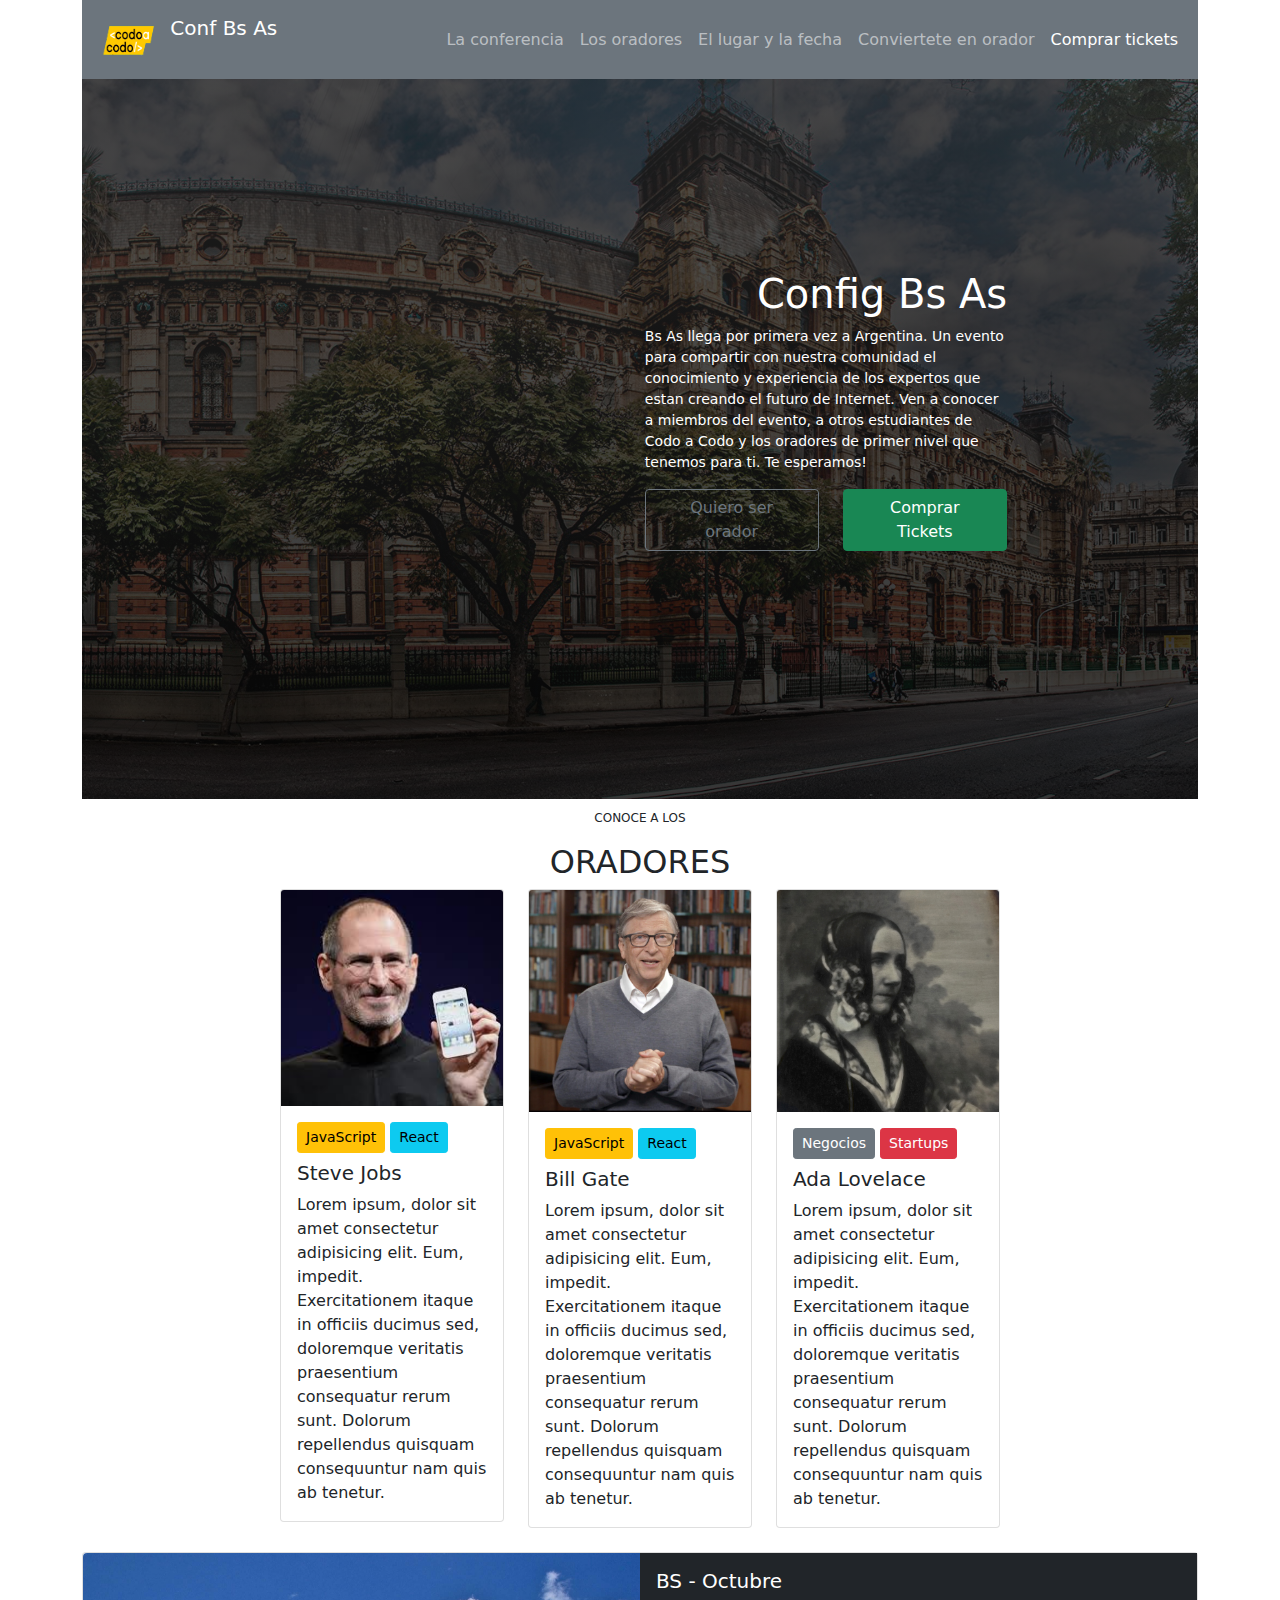
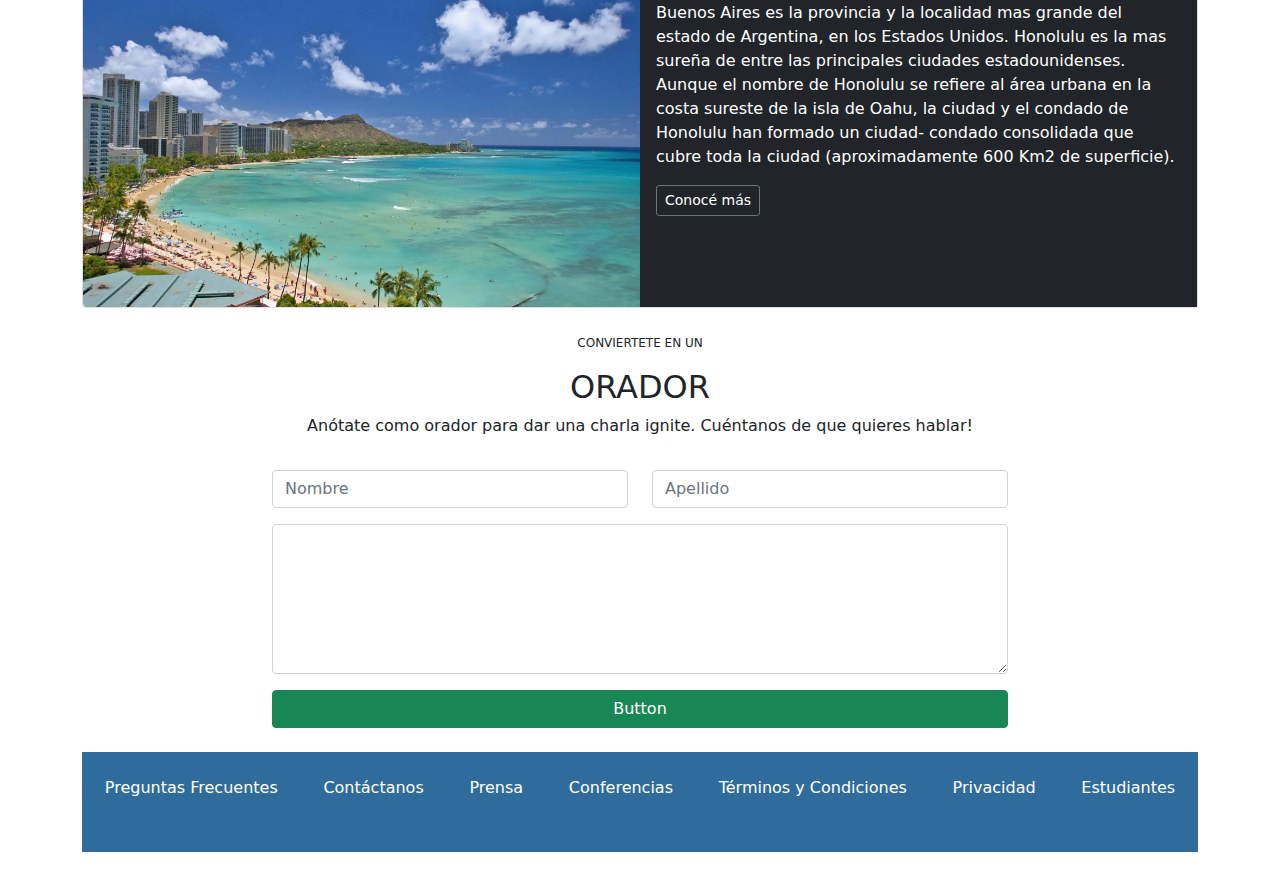
<file: index.html>
<!DOCTYPE html>
<html lang="en">
<head>
    <meta charset="UTF-8">
    <meta http-equiv="X-UA-Compatible" content="IE=edge">
    <meta name="viewport" content="width=device-width, initial-scale=1.0">    
    <title>Document</title>
    <link rel="stylesheet" href="bootstrap5/css/bootstrap.min.css">
    <link rel="stylesheet" href="style/style.css">
</head>
<body>
    <div class="container">       
          <nav class="navbar navbar-expand-lg navbar-dark bg-secondary">
            <div class="container-fluid">
                <a class="navbar-brand" href="index.html">
                    <img src="img/codoacodo.png" alt="" width="70" height="50" class="d-inline-block align-text-top">  
                    Conf Bs As                  
                </a>                
                <button class="navbar-toggler" type="button" data-bs-toggle="collapse" data-bs-target="#navbarNav" aria-controls="navbarNav" aria-expanded="false" aria-label="Toggle navigation">
                    <span class="navbar-toggler-icon"></span>
                </button>
            
                <div class="collapse navbar-collapse justify-content-end" id="navbarNav">
                    <ul class="navbar-nav">
                        <li class="nav-item">
                            <a class="nav-link" aria-current="page" href="#">La conferencia</a>
                        </li>
                        <li class="nav-item">
                            <a class="nav-link" href="#">Los oradores</a>
                        </li>
                        <li class="nav-item">
                            <a class="nav-link" href="#">El lugar y la fecha</a>
                        </li>
                        <li class="nav-item">
                            <a class="nav-link" href="#">Conviertete en orador</a>
                        </li>
                        <li class="nav-item">
                            <a class="nav-link active" href="tickets.html">Comprar tickets</a>
                        </li>
                        
                    </ul>
              </div>
            </div>
          </nav>

          <section>
              <div class="seccion">
                <div class="container">
                    <div class="row">    
                        <div class="col-md-4">

                        </div>
                        <div class="col-md-8 col-sm-12">                    
                            <div class="main_items mx-5">
                                
                                <div class="items">
                                    <h1>Config Bs As</h1>
                                </div>
                                
                                <div class="items">
                                    <p>Bs As llega por primera vez a Argentina. Un evento para compartir
                                        con nuestra comunidad el conocimiento y experiencia de los expertos
                                        que estan creando el futuro de Internet. Ven a conocer a 
                                        miembros del evento, a otros estudiantes de Codo a Codo y los 
                                        oradores de primer nivel que tenemos para ti. Te esperamos!
                                    </p>
                                </div>
                                
                                <div class="items">
                                    <div class="d-grid gap-2 d-sm-flex justify-content-sm-end mb-5">
                                        <button type="button" class="btn btn-outline-secondary px-4 me-sm-3">Quiero ser orador</button>
                                        <button type="button" class="btn btn-success px-4">Comprar Tickets</button>
                                    </div>
                                </div>    

                            </div>                                                                                      
                        </div>                         



                    </div>                    
                </div>
              </div>                            
          </section>     
          
          <section>
              <div class="container">
                  <div class="row">
                      <div class="col-md-12">
                          <div class="titulo">
                            <P>CONOCE A LOS</P>  
                            <h2>ORADORES</h2>
                          </div>                          
                      </div>
                  </div>

                  <div class="row d-flex justify-content-center">
                      <div class="col-md-8">
                        <div class="row row-cols-1 row-cols-md-1 row-cols-xl-3 ">
                            <div class="col">
                              <div class="card">
                                <img src="img/steve.jpg" class="card-img-top img-fluid"  alt="..."  max-width="100%" height="auto">
                                <div class="card-body">
                                    <a href="#" class="btn btn-warning btn-sm">JavaScript</a>
                                    <a href="#" class="btn btn-info btn-sm">React</a>
                                  <h5 class="card-title mt-2">Steve Jobs</h5>
                                  <p class="card-text">Lorem ipsum, dolor sit amet consectetur adipisicing elit. Eum, impedit. 
                                      Exercitationem itaque in officiis ducimus sed, doloremque veritatis praesentium consequatur rerum sunt. 
                                      Dolorum repellendus quisquam consequuntur nam quis ab tenetur.</p>
                                </div>
                              </div>
                            </div>

                            <div class="col">
                              <div class="card">
                                <img src="img/bill.jpg" class="card-img-top img-fluid"  alt="..."  max-width="100%" height="auto">
                                <div class="card-body">
                                    <a href="#" class="btn btn-warning btn-sm">JavaScript</a>
                                    <a href="#" class="btn btn-info btn-sm">React</a>
                                  <h5 class="card-title mt-2">Bill Gate</h5>
                                  <p class="card-text">Lorem ipsum, dolor sit amet consectetur adipisicing elit. Eum, impedit. 
                                    Exercitationem itaque in officiis ducimus sed, doloremque veritatis praesentium consequatur rerum sunt. 
                                    Dolorum repellendus quisquam consequuntur nam quis ab tenetur.</p>
                                </div>
                              </div>
                            </div>

                            <div class="col">
                              <div class="card">
                                <img src="img/ada.jpeg" class="card-img-top img-fluid"  alt="..."  max-width="100%" height="auto">
                                <div class="card-body">
                                    <a href="#" class="btn btn-secondary btn-sm">Negocios</a>
                                    <a href="#" class="btn btn-danger btn-sm">Startups</a>
                                  <h5 class="card-title mt-2">Ada Lovelace</h5>
                                  <p class="card-text">Lorem ipsum, dolor sit amet consectetur adipisicing elit. Eum, impedit. 
                                    Exercitationem itaque in officiis ducimus sed, doloremque veritatis praesentium consequatur rerum sunt. 
                                    Dolorum repellendus quisquam consequuntur nam quis ab tenetur.</p>
                                </div>
                              </div>
                            </div>
                           
                        </div>
                      </div>
                  </div>

              </div>
          </section>  

          <section>
              <div class="row mt-4">
                  <div class="col-md-12">
                    <div class="card mb-3">                        
                        <div class="row g-0">
                         
                          <div class="col-md-6">
                            <img src="img/honolulu.jpg" class="img-fluid rounded-start" alt="...">
                          </div>
                          
                          <div class="col-md-6 d-flex flex-between">
                            <div class="card-body bg-dark">
                              <h5 class="card-title text-white">BS - Octubre</h5>
                              <p class="card-text text-white">Buenos Aires es la provincia y la localidad mas grande del estado de Argentina, en los Estados Unidos. Honolulu es la
                                  mas sureña de entre las principales ciudades estadounidenses. Aunque el nombre de Honolulu se refiere al área
                                  urbana en la costa sureste de la isla de Oahu, la ciudad y el condado de Honolulu han formado un ciudad-
                                  condado consolidada que cubre toda la ciudad (aproximadamente 600 Km2 de superficie).
                                </p>
                                <a href="#" class="btn btn-outline-secondary btn-sm text-white">Conocé más</a>
                            </div>                          
                        </div>
                        </div>

                      </div>
                  </div>
              </div>
          </section>

          <section>
            <div class="row">
                <div class="col-md-12">
                    <div class="titulo">
                      <P>CONVIERTETE EN UN</P>  
                      <h2>ORADOR</h2>                      
                    </div>                                              
                </div>
            </div>
            <div class="row d-flex text-center justify-content-center flex-between">
                <p>Anótate como orador para dar una charla ignite. Cuéntanos de que quieres hablar!</p>
               
                <div class="col-md-4 mt-3">
                  <input type="text" class="form-control" placeholder="Nombre" aria-label="First name">
                </div>
               
                <div class="col-md-4 mt-3">
                  <input type="text" class="form-control" placeholder="Apellido" aria-label="Last name">
                </div>
               
                <div class="col-md-8 form-floating mt-3">
                    <textarea class="form-control" placeholder="Sobre qué quieres hablar?" id="floatingTextarea" style="height: 150px"></textarea>                   
                </div>

                <div class="d-grid col-md-8 mx-auto mt-3">
                    <button class="btn btn-success" type="button">Button</button>                    
                  </div>
            </div>
          </section>
    </div>    
    <script src="bootstrap5/js/bootstrap.bundle.min.js"></script>
</body>    
        <div class="container">
            <footer class="footer py-3 my-4 nav-pills nav-fill">
              <ul class="nav justify-content-center align-items-center">
                <li class="nav-item"><a href="#" class="nav-link px-2 text-white">Preguntas Frecuentes</a></li>
                <li class="nav-item"><a href="#" class="nav-link px-2 text-white">Contáctanos</a></li>
                <li class="nav-item"><a href="#" class="nav-link px-2 text-white">Prensa</a></li>
                <li class="nav-item"><a href="#" class="nav-link px-2 text-white">Conferencias</a></li>
                <li class="nav-item"><a href="#" class="nav-link px-2 text-white">Términos y Condiciones</a></li>
                <li class="nav-item"><a href="#" class="nav-link px-2 text-white">Privacidad</a></li>
                <li class="nav-item"><a href="#" class="nav-link px-2 text-white">Estudiantes</a></li>   
              </ul>              
            </footer>
        </div>          
</html>
</file>
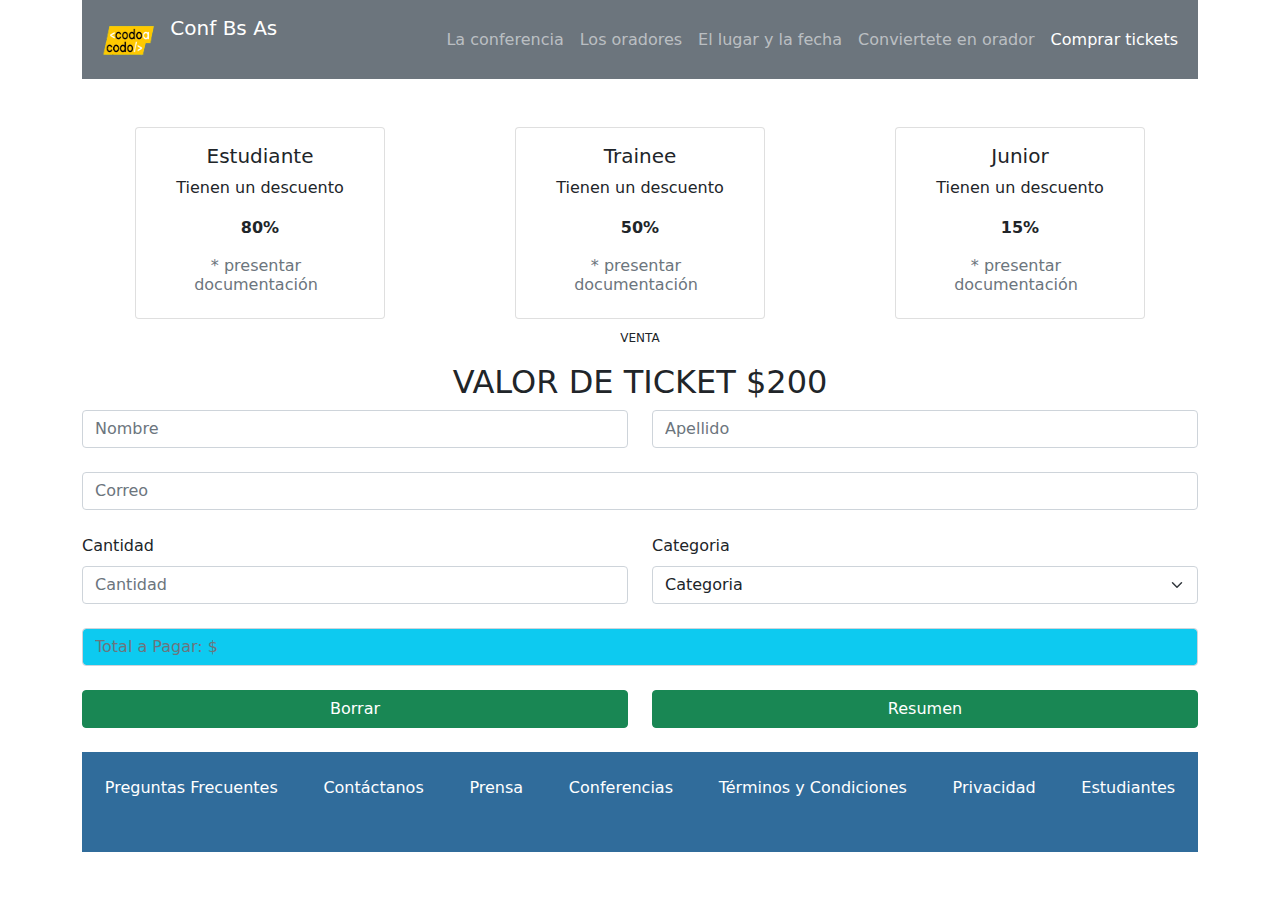
<file: tickets.html>
<!DOCTYPE html>
<html lang="en">
<head>
    <meta charset="UTF-8">
    <meta http-equiv="X-UA-Compatible" content="IE=edge">
    <meta name="viewport" content="width=device-width, initial-scale=1.0">    
    <title>Document</title>
    <link rel="stylesheet" href="bootstrap5/css/bootstrap.min.css">
    <link rel="stylesheet" href="style/style.css">
</head>
<body>
    <div class="container">       
          <nav class="navbar navbar-expand-lg navbar-dark bg-secondary">
            <div class="container-fluid">
                <a class="navbar-brand" href="index.html">
                    <img src="img/codoacodo.png" alt="" width="70" height="50" class="d-inline-block align-text-top">  
                    Conf Bs As                  
                </a>                
                <button class="navbar-toggler" type="button" data-bs-toggle="collapse" data-bs-target="#navbarNav" aria-controls="navbarNav" aria-expanded="false" aria-label="Toggle navigation">
                    <span class="navbar-toggler-icon"></span>
                </button>
            
              <div class="collapse navbar-collapse justify-content-end" id="navbarNav">
                    <ul class="navbar-nav">
                        <li class="nav-item">
                            <a class="nav-link" aria-current="page" href="#">La conferencia</a>
                        </li>
                        <li class="nav-item">
                            <a class="nav-link" href="#">Los oradores</a>
                        </li>
                        <li class="nav-item">
                            <a class="nav-link" href="#">El lugar y la fecha</a>
                        </li>
                        <li class="nav-item">
                            <a class="nav-link" href="#">Conviertete en orador</a>
                        </li>
                        <li class="nav-item">
                            <a class="nav-link active"href="#">Comprar tickets</a>
                        </li>
                        
                    </ul>
              </div>

            </div>
          </nav>

          <section>            
                <div class="row row-cols-1 row-cols-sm-2 row-cols-md-3 g-4">
                    <div class="col d-flex justify-content-center">
                        <div class="card mt-5" style="width: 250px;">
                            <div class="card-body text-center">
                                <h5 class="card-title">Estudiante</h5>
                                <p class="card-text">Tienen un descuento</p>
                                <p class="card-text bold"><strong>80%</strong></p>
                                <h6 class="text-muted" style="width:13rem">* presentar documentación</h6>                                
                            </div>
                        </div>
                    </div>
                
                    <div class="col d-flex justify-content-center">
                        <div class="card mt-5" style="width: 250px;">
                            <div class="card-body text-center">
                                <h5 class="card-title">Trainee</h5>
                                <p class="card-text">Tienen un descuento</p>
                                <p class="card-text bold"><strong>50%</strong></p>
                                <h6 class="text-muted" style="width:13rem">* presentar documentación</h6>                                
                            </div>
                        </div>                    
                    </div>
                
                    <div class="col d-flex justify-content-center">
                        <div class="card mt-5" style="width: 250px;">
                            <div class="card-body text-center">
                                <h5 class="card-title">Junior</h5>
                                <p class="card-text">Tienen un descuento</p>
                                <p class="card-text bold"><strong>15%</strong></p>
                                <h6 class="text-muted" style="width:13rem">* presentar documentación</h6>                                
                            </div>
                        </div>                     
                    </div>                
                </div>    
               
          </section>    
          
          <section>
            <div class="row">
                <div class="col-md-12">
                    <div class="titulo">
                      <P>VENTA</P>  
                      <h2>VALOR DE TICKET $200</h2>                      
                    </div>                                              
                </div>
            </div>
            <form id="formulario" class="row g-4 justify-content-center">
                <div class="col-md-6">                 
                  <input type="text" class="form-control" id="idNombre" name="nombre" placeholder="Nombre">
                </div>
                <div class="col-md-6">                  
                  <input type="text" class="form-control" id="idApellido" name="apellido" placeholder="Apellido">
                </div>
                <div class="col-12">                  
                  <input type="email" class="form-control" id="idCorreo" name="email" placeholder="Correo">
                </div>               
                <div class="col-md-6">
                  <label for="inputCity" class="form-label">Cantidad</label>
                  <input type="text" class="form-control" id="idCantidad" name="cantidad" placeholder="Cantidad">
                </div>
                <div class="col-md-6">
                  <label class="form-label">Categoria</label>
                  <select id="idSelectCategoria" name="categoria" class="form-select">
                    <option selected>Categoria</option>
                    <option>Estudiante</option>
                    <option>Trainee</option>
                    <option>Junior</option>
                  </select>
                </div>               
                <div class="col-12">
                    <input type="text" class="form-control bg-info" id="TotalAPagar" name="resumenTotal" placeholder="Total a Pagar: $">
                </div> 
                <div class="d-grid gap-2 col-6">
                    <button type="button" id="idborrar" class="btn btn-success btn-borrar">Borrar</button>
                </div> 
                <div class="d-grid gap-2 col-6">
                    <button id="idBtnResumen" class="btn btn-success btn-resumen">Resumen</button>
                </div>                                       
            </form>
          </section>
    </div>    
    <script src="bootstrap5/js/bootstrap.bundle.min.js"></script>
    <script src="resumen.js"></script>
</body>    
        <div class="container">
            <footer class="footer py-3 my-4 nav-pills nav-fill">
              <ul class="nav justify-content-center align-items-center">
                <li class="nav-item"><a href="#" class="nav-link px-2 text-white">Preguntas Frecuentes</a></li>
                <li class="nav-item"><a href="#" class="nav-link px-2 text-white">Contáctanos</a></li>
                <li class="nav-item"><a href="#" class="nav-link px-2 text-white">Prensa</a></li>
                <li class="nav-item"><a href="#" class="nav-link px-2 text-white">Conferencias</a></li>
                <li class="nav-item"><a href="#" class="nav-link px-2 text-white">Términos y Condiciones</a></li>
                <li class="nav-item"><a href="#" class="nav-link px-2 text-white">Privacidad</a></li>
                <li class="nav-item"><a href="#" class="nav-link px-2 text-white">Estudiantes</a></li>   
              </ul>              
            </footer>
        </div>          
</html>
</file>
<file: style/style.css>
*{
    padding:0;
    margin:0;
    box-sizing:border-box;
}

.seccion{
    background:linear-gradient(rgba(41, 41, 41, 0.8),rgba(0, 0, 0, 0.8)),url(../img/ba1.jpg);
    min-height:80vh;
    background-size:cover;
    background-position:center;
    background-attachment: fixed;
    display:flex;
    align-items:center;
}

.main_items{
       
    display:flex;    
    flex-direction: column; 
    align-items: end;
    padding:10px;
    margin-bottom:10px;
    
}

@media screen and (min-width: 480px) {
    .main_items{       
        display:flex;    
        flex-direction: column; 
        align-items: center;
        padding:10px;
        margin-bottom:10px;        
    }

    .items h1{
        color: #fff;
        text-align:center;
    }
}



.items{
    width: 60%;
    height: 100%;    
    
}

.items h1{
    color: #fff;
    text-align:end;
}

.items p{
    font-size: 14px;
    color: #fff;
}

.titulo{
    display: flex;
    flex-direction: column;
    align-items:center;
    margin-top: 10px;
}

.titulo p{
    font-size: 12px;
}

.footer{
    width: 100%;
    height: 100px;
    background-color: rgba(4, 76, 134, 0.822);
}

.items a{
    text-decoration: none;
    list-style: none;
    color: #fff;        
}
</file>
